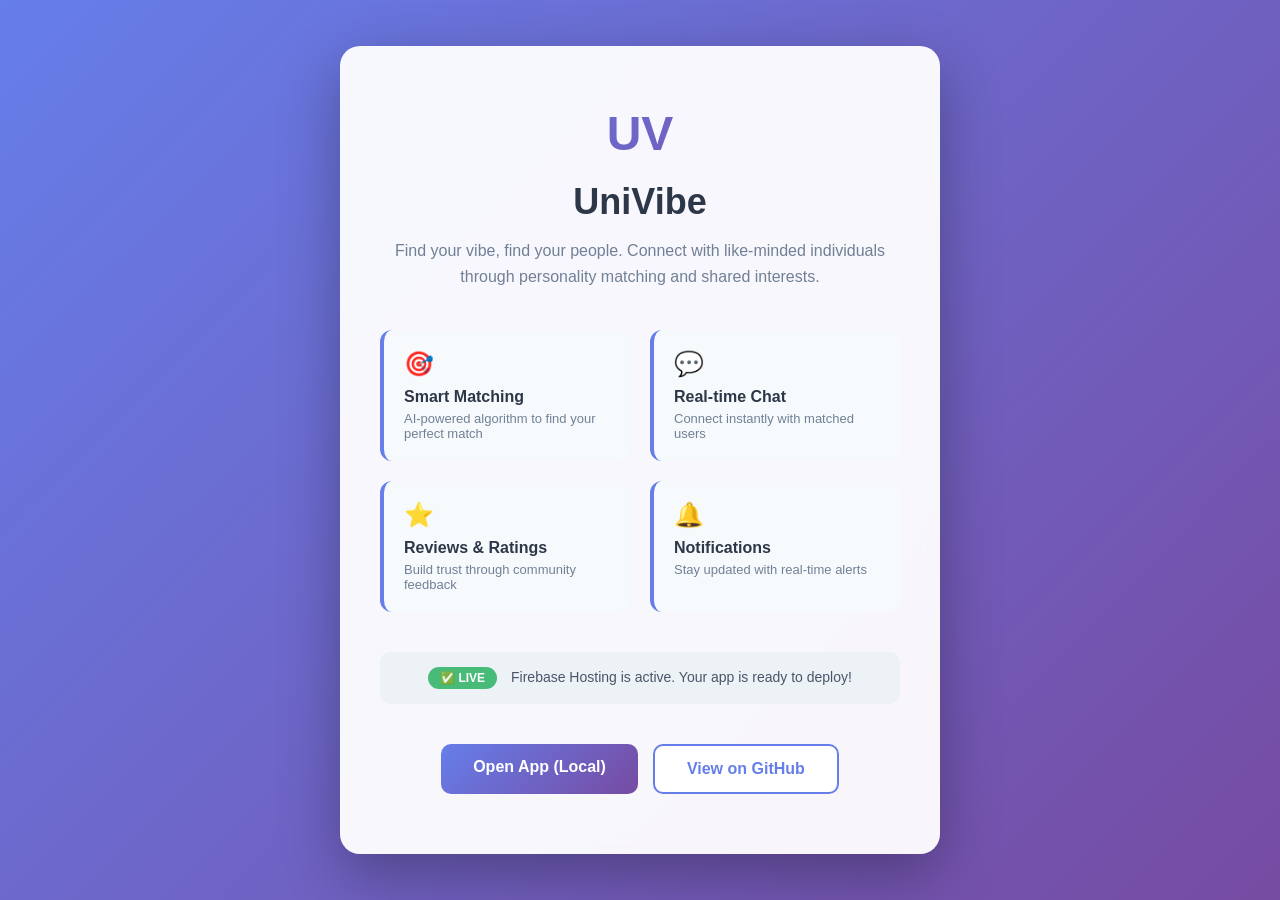
<file: public/index.html>
<!DOCTYPE html>
<html lang="en">
<head>
  <meta charset="UTF-8">
  <meta name="viewport" content="width=device-width, initial-scale=1.0">
  <title>UniVibe - Find Your Vibe, Find Your People</title>
  <style>
    * {
      margin: 0;
      padding: 0;
      box-sizing: border-box;
    }

    body {
      font-family: 'DM Sans', -apple-system, BlinkMacSystemFont, 'Segoe UI', sans-serif;
      background: linear-gradient(135deg, #667eea 0%, #764ba2 100%);
      min-height: 100vh;
      display: flex;
      align-items: center;
      justify-content: center;
      color: #2d3748;
    }

    .container {
      text-align: center;
      background: rgba(255, 255, 255, 0.95);
      backdrop-filter: blur(10px);
      border-radius: 20px;
      padding: 60px 40px;
      max-width: 600px;
      box-shadow: 0 20px 60px rgba(0, 0, 0, 0.3);
      animation: slideUp 0.6s ease-out;
    }

    @keyframes slideUp {
      from {
        opacity: 0;
        transform: translateY(30px);
      }
      to {
        opacity: 1;
        transform: translateY(0);
      }
    }

    .logo {
      font-size: 48px;
      font-weight: 800;
      background: linear-gradient(135deg, #667eea 0%, #764ba2 100%);
      -webkit-background-clip: text;
      -webkit-text-fill-color: transparent;
      background-clip: text;
      margin-bottom: 20px;
    }

    h1 {
      font-size: 36px;
      font-weight: 700;
      margin-bottom: 15px;
      color: #2d3748;
    }

    .subtitle {
      font-size: 16px;
      color: #718096;
      margin-bottom: 40px;
      line-height: 1.6;
    }

    .features {
      display: grid;
      grid-template-columns: 1fr 1fr;
      gap: 20px;
      margin: 40px 0;
      text-align: left;
    }

    .feature {
      padding: 20px;
      background: #f7fafc;
      border-radius: 12px;
      border-left: 4px solid #667eea;
    }

    .feature-icon {
      font-size: 24px;
      margin-bottom: 10px;
    }

    .feature-title {
      font-weight: 600;
      color: #2d3748;
      margin-bottom: 5px;
    }

    .feature-desc {
      font-size: 13px;
      color: #718096;
    }

    .cta-buttons {
      display: flex;
      gap: 15px;
      margin-top: 40px;
      justify-content: center;
      flex-wrap: wrap;
    }

    .btn {
      padding: 14px 32px;
      border: none;
      border-radius: 10px;
      font-weight: 600;
      font-size: 16px;
      cursor: pointer;
      transition: all 0.3s ease;
      text-decoration: none;
      display: inline-block;
    }

    .btn-primary {
      background: linear-gradient(135deg, #667eea 0%, #764ba2 100%);
      color: white;
    }

    .btn-primary:hover {
      transform: translateY(-2px);
      box-shadow: 0 10px 20px rgba(102, 126, 234, 0.3);
    }

    .btn-secondary {
      background: white;
      color: #667eea;
      border: 2px solid #667eea;
    }

    .btn-secondary:hover {
      background: #f7fafc;
    }

    .status {
      margin-top: 30px;
      padding: 15px;
      background: #edf2f7;
      border-radius: 10px;
      font-size: 14px;
      color: #4a5568;
    }

    .status-badge {
      display: inline-block;
      background: #48bb78;
      color: white;
      padding: 4px 12px;
      border-radius: 20px;
      font-size: 12px;
      font-weight: 600;
      margin-right: 10px;
    }

    @media (max-width: 600px) {
      .container {
        padding: 40px 20px;
      }

      h1 {
        font-size: 28px;
      }

      .features {
        grid-template-columns: 1fr;
      }

      .cta-buttons {
        flex-direction: column;
      }

      .btn {
        width: 100%;
      }
    }
  </style>
</head>
<body>
  <div class="container">
    <div class="logo">UV</div>
    <h1>UniVibe</h1>
    <p class="subtitle">Find your vibe, find your people. Connect with like-minded individuals through personality matching and shared interests.</p>

    <div class="features">
      <div class="feature">
        <div class="feature-icon">🎯</div>
        <div class="feature-title">Smart Matching</div>
        <div class="feature-desc">AI-powered algorithm to find your perfect match</div>
      </div>
      <div class="feature">
        <div class="feature-icon">💬</div>
        <div class="feature-title">Real-time Chat</div>
        <div class="feature-desc">Connect instantly with matched users</div>
      </div>
      <div class="feature">
        <div class="feature-icon">⭐</div>
        <div class="feature-title">Reviews & Ratings</div>
        <div class="feature-desc">Build trust through community feedback</div>
      </div>
      <div class="feature">
        <div class="feature-icon">🔔</div>
        <div class="feature-title">Notifications</div>
        <div class="feature-desc">Stay updated with real-time alerts</div>
      </div>
    </div>

    <div class="status">
      <span class="status-badge">✅ LIVE</span>
      Firebase Hosting is active. Your app is ready to deploy!
    </div>

    <div class="cta-buttons">
      <a href="http://localhost:5000" class="btn btn-primary">Open App (Local)</a>
      <a href="https://github.com/venkat-karthik/unvibe" class="btn btn-secondary">View on GitHub</a>
    </div>
  </div>
</body>
</html>
</file>
